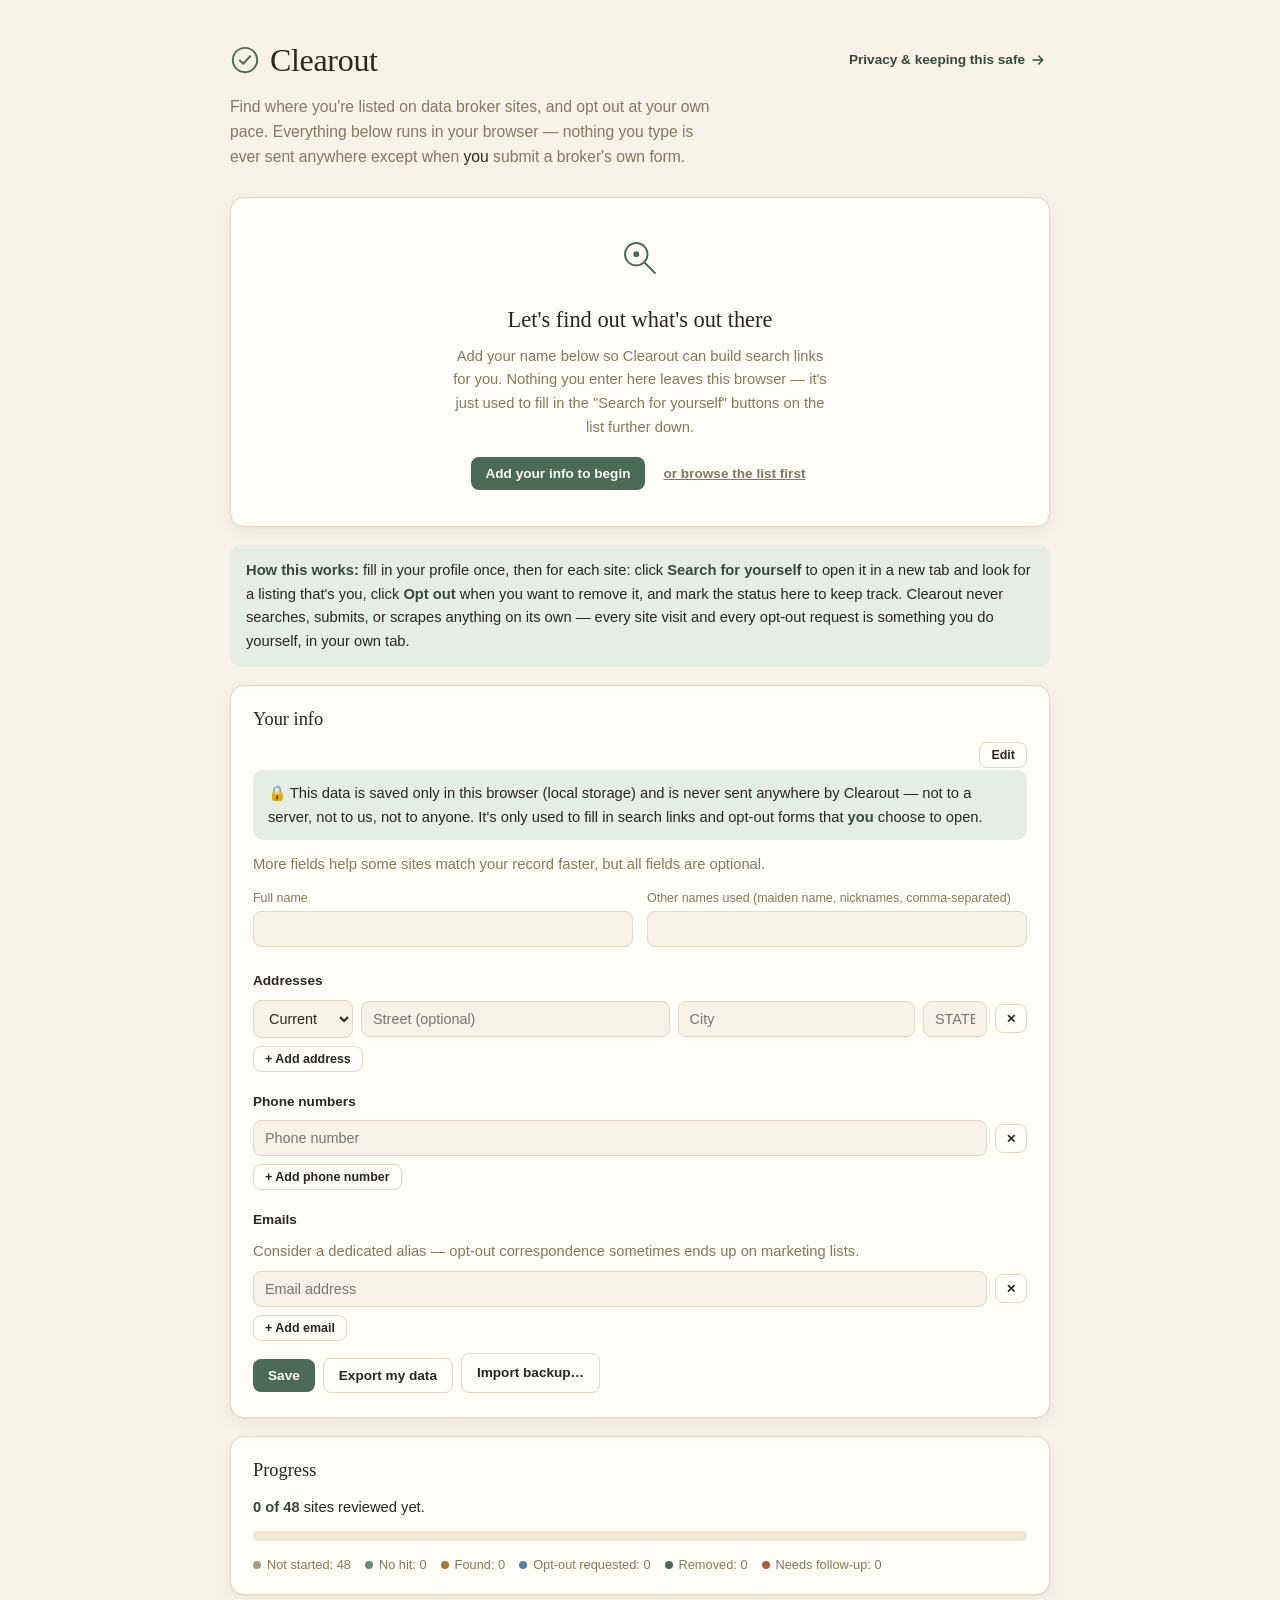
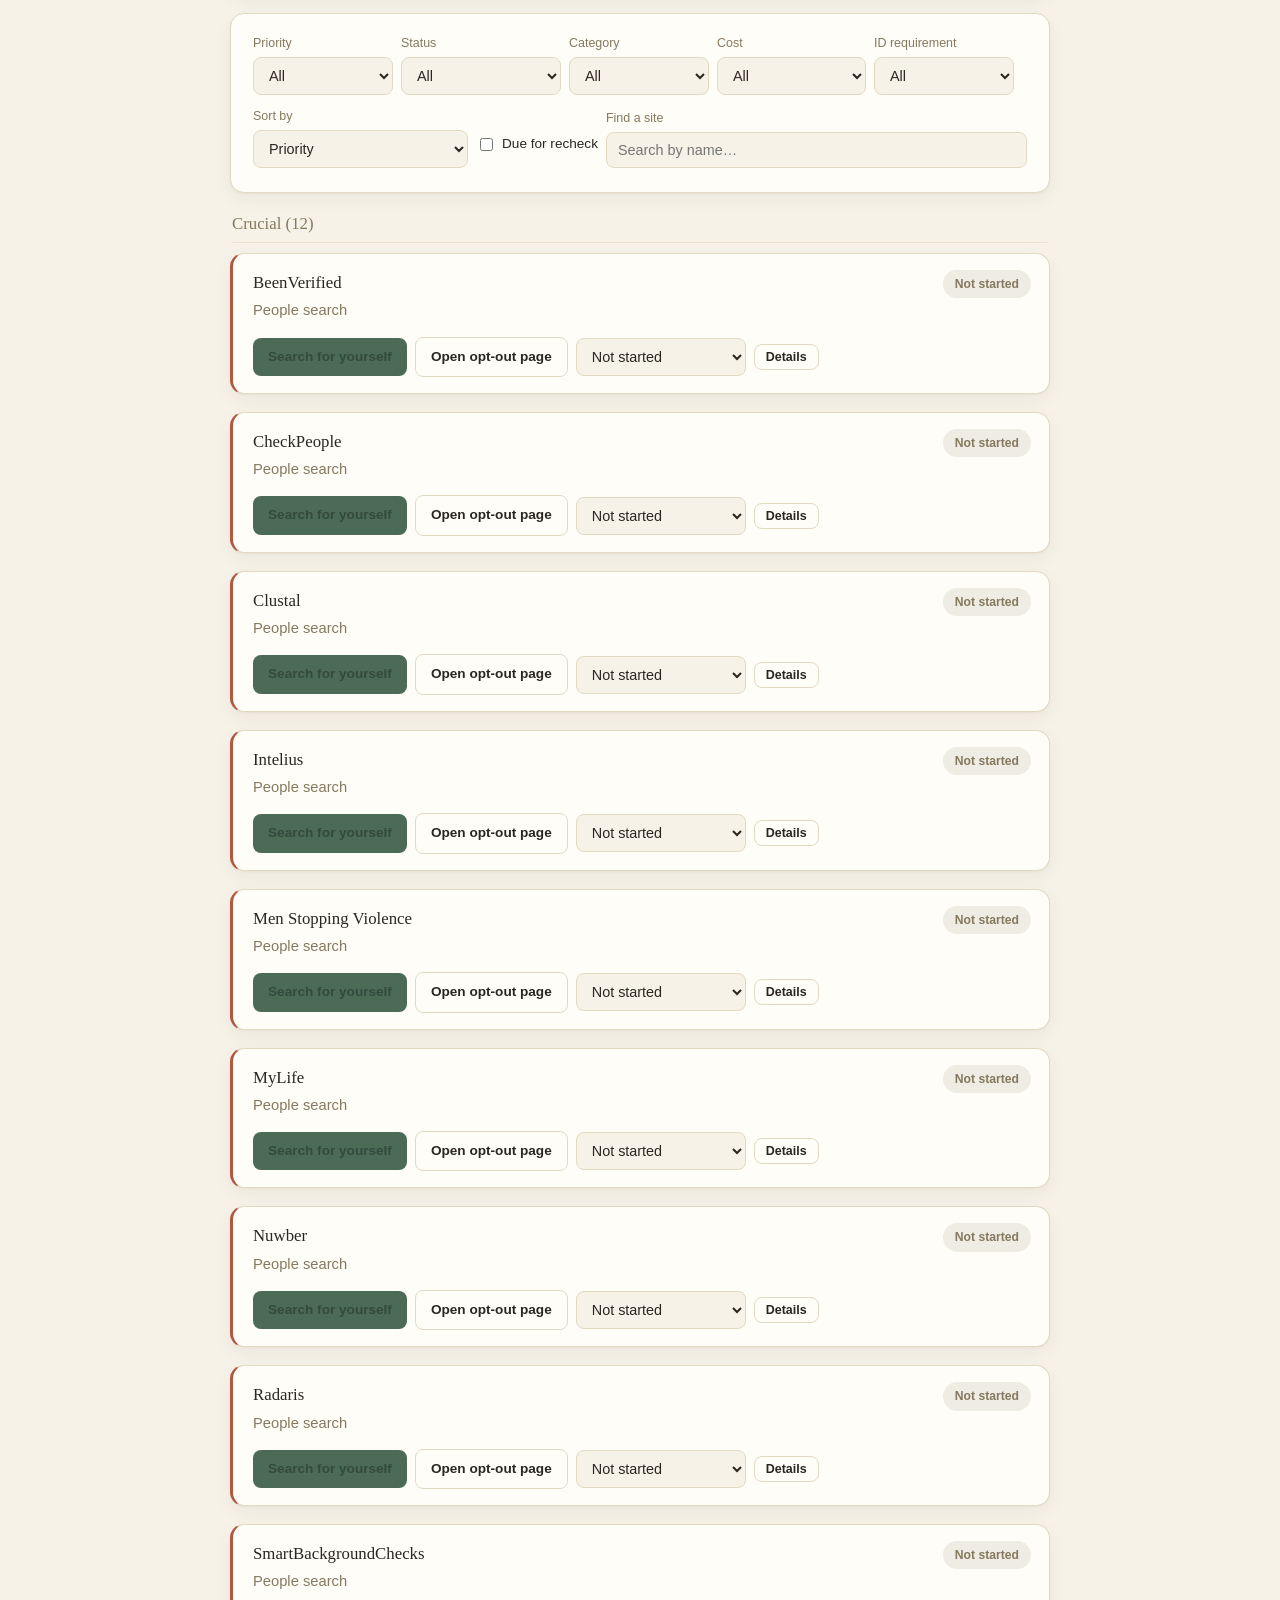
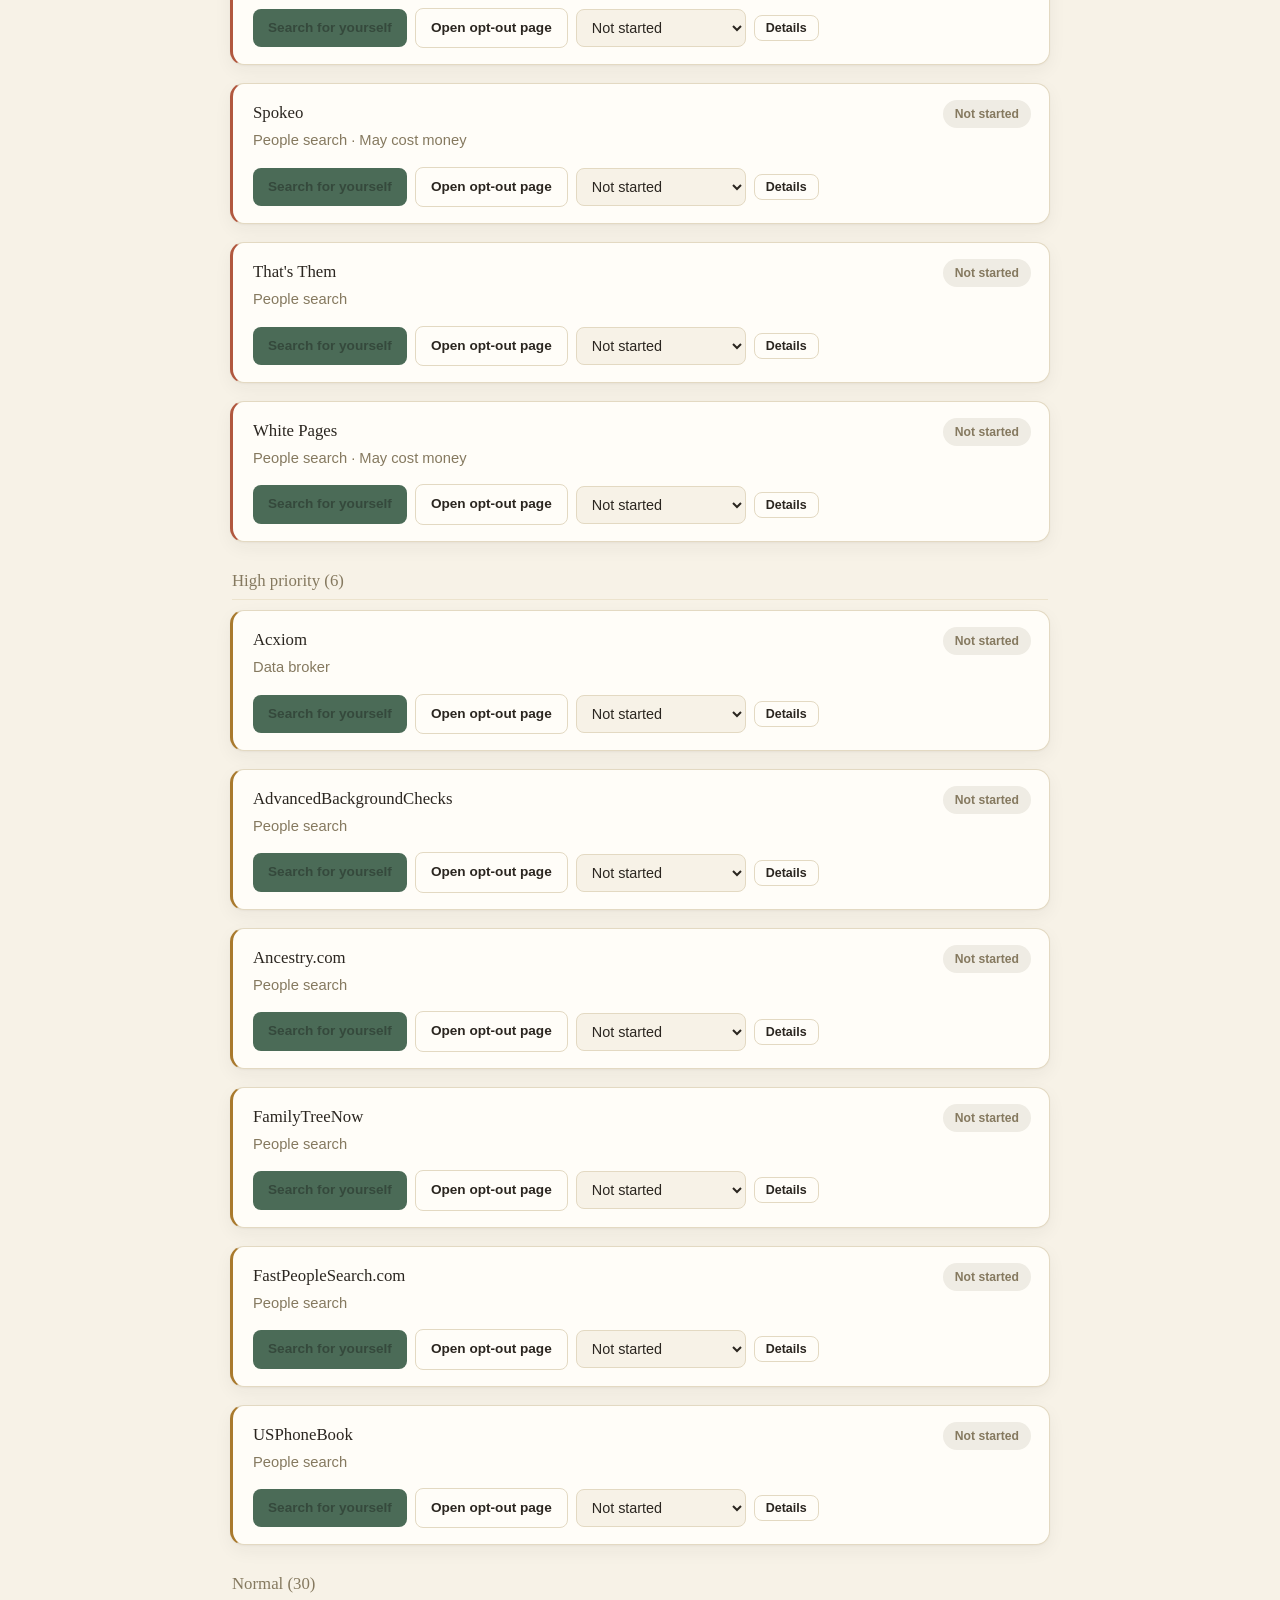
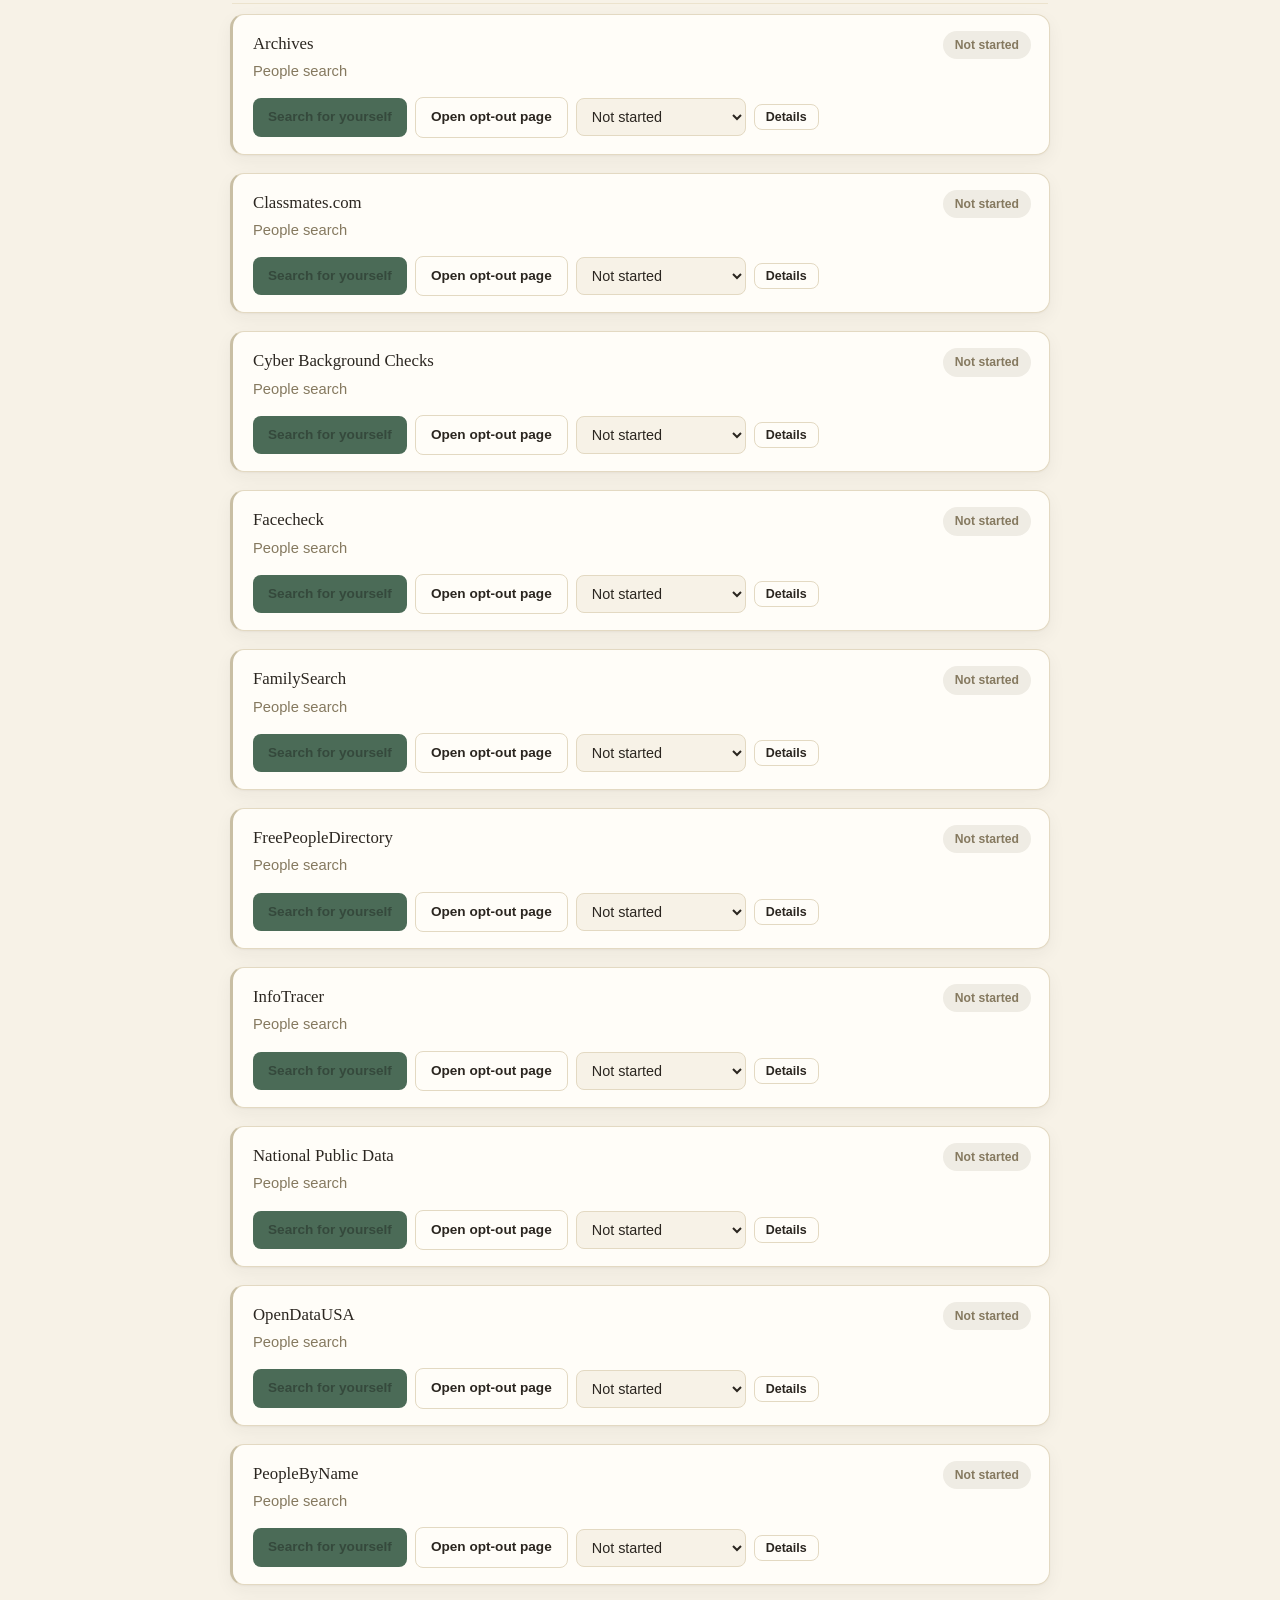
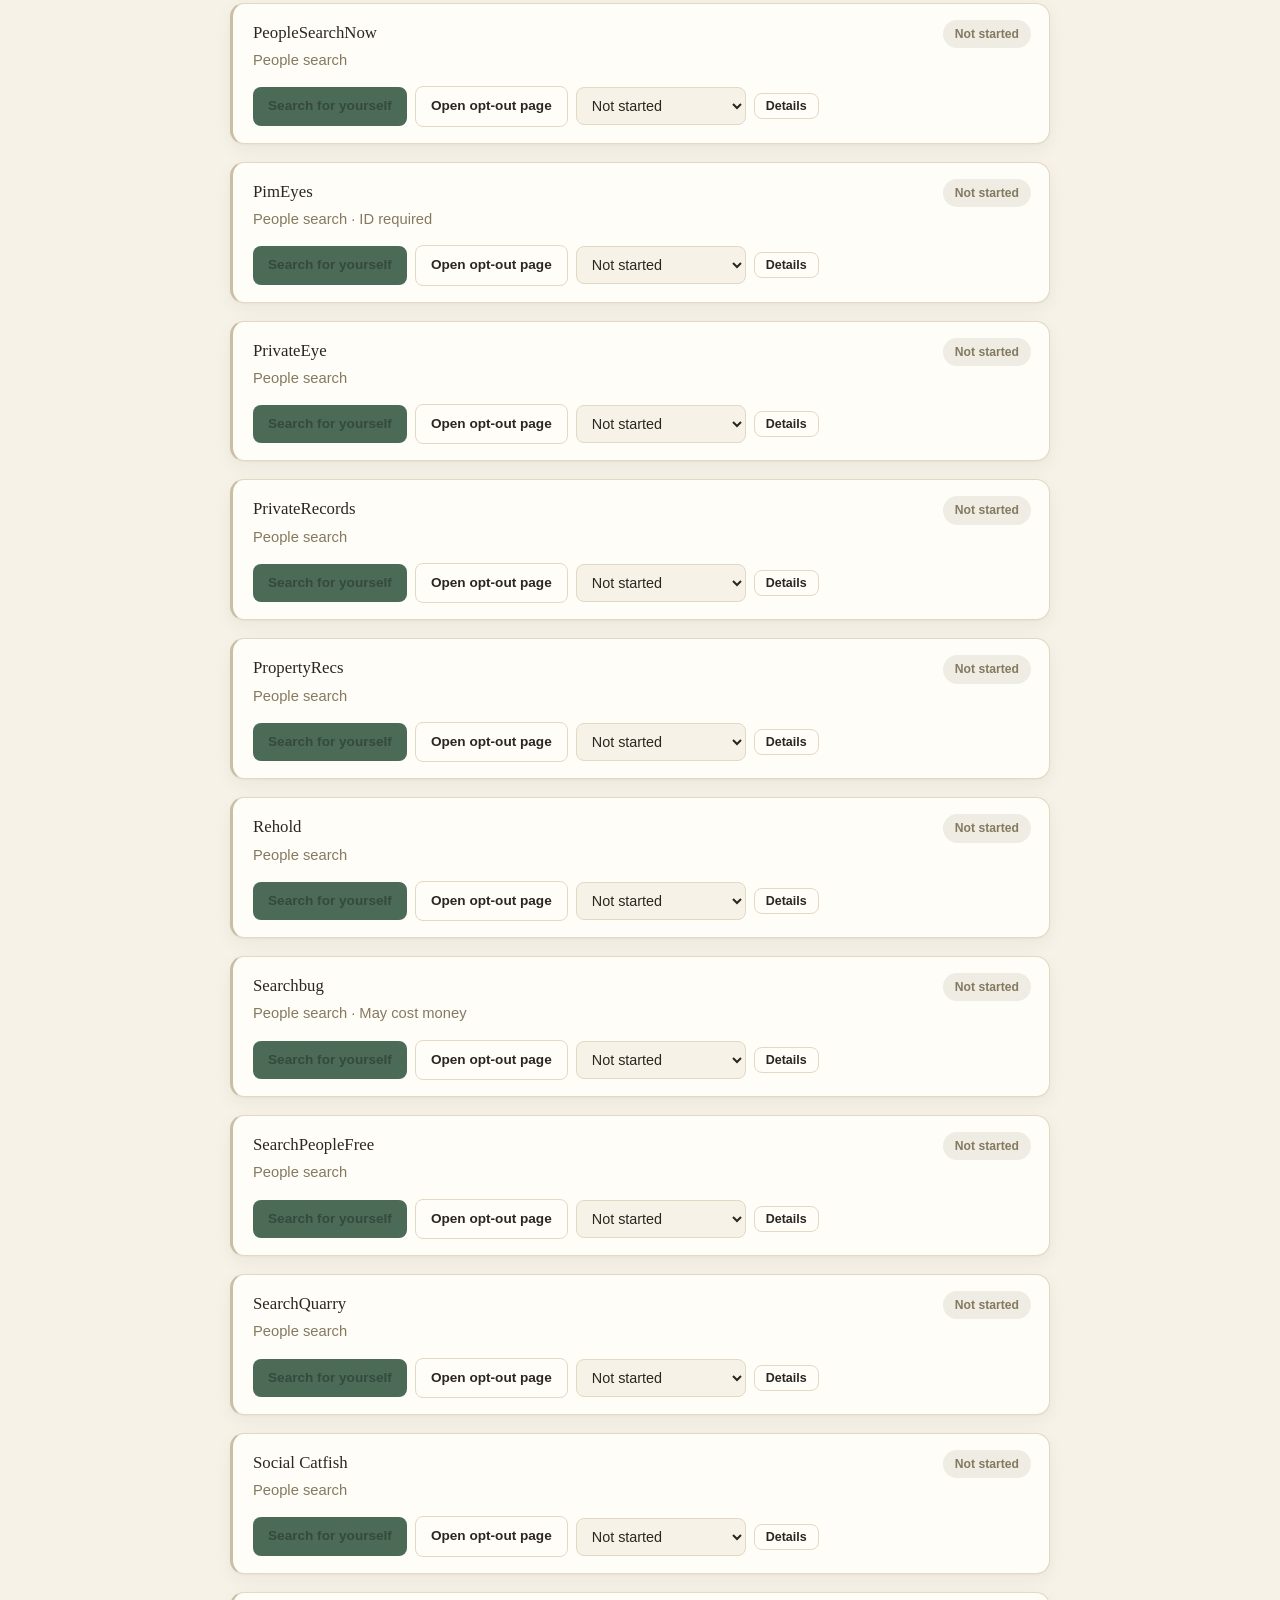
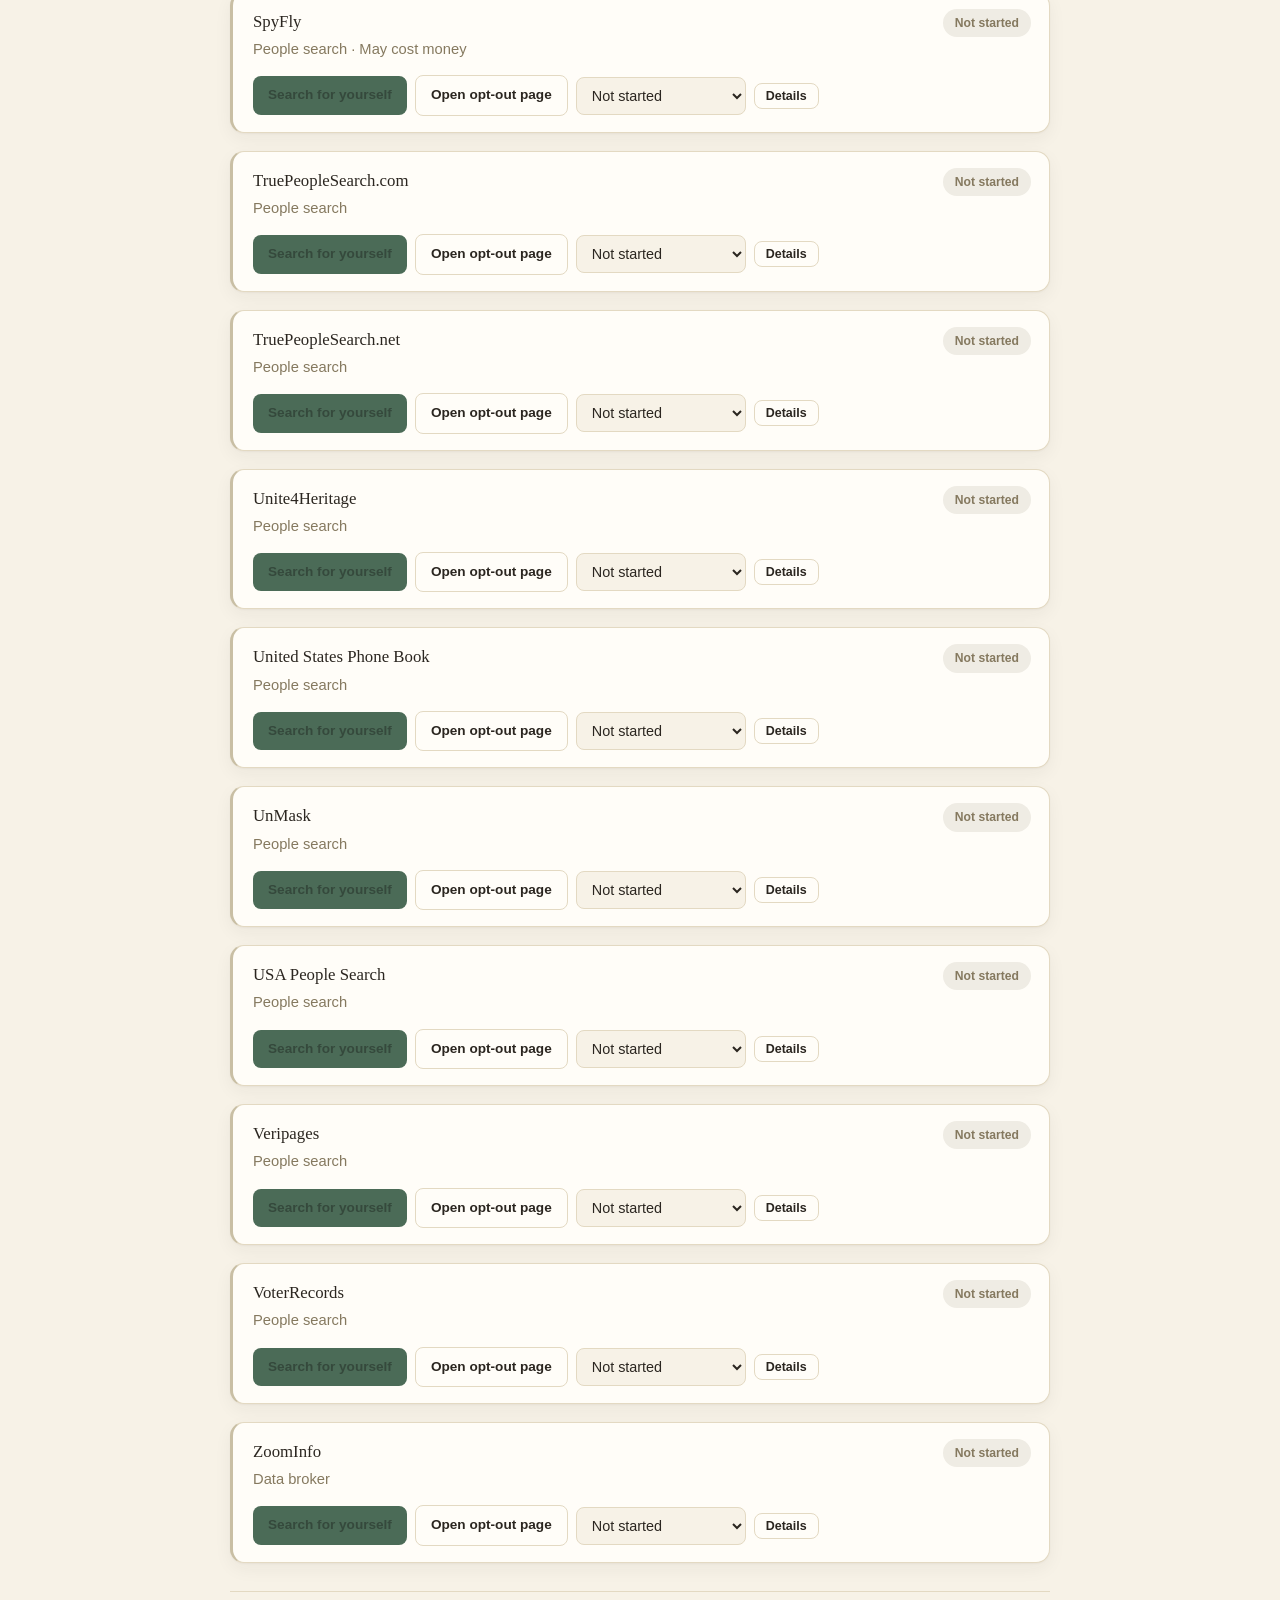
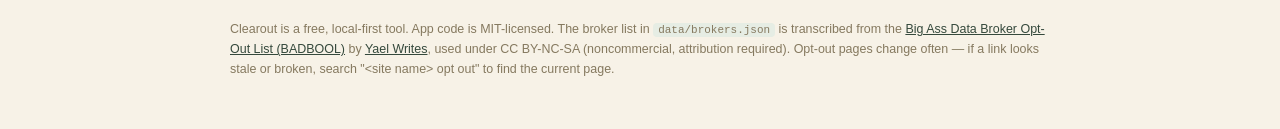
<file: index.html>
<!doctype html>
<html lang="en">
<head>
<meta charset="utf-8">
<meta name="viewport" content="width=device-width, initial-scale=1">
<title>Clearout — find and remove yourself from data broker sites</title>
<meta name="description" content="A free, local-first tool that helps you find your own listings on people-search sites and walks you through opting out. Nothing you enter ever leaves your device.">
<link rel="stylesheet" href="css/style.css">
</head>
<body>
<div class="wrap">

  <header class="page-header">
    <div class="header-top">
      <div class="brand">
        <svg class="brand-mark" viewBox="0 0 32 32" width="30" height="30" fill="none" aria-hidden="true">
          <circle cx="16" cy="16" r="13" stroke="currentColor" stroke-width="2"/>
          <path d="M10.5 16.5l3.5 3.5 7.5-8" stroke="currentColor" stroke-width="2" stroke-linecap="round" stroke-linejoin="round"/>
        </svg>
        <h1>Clearout</h1>
      </div>
      <a class="privacy-link" href="privacy.html">
        Privacy &amp; keeping this safe
        <svg class="privacy-link-arrow" viewBox="0 0 20 20" width="16" height="16" fill="none" aria-hidden="true">
          <path d="M4 10h12M11 5l5 5-5 5" stroke="currentColor" stroke-width="1.8" stroke-linecap="round" stroke-linejoin="round"/>
        </svg>
      </a>
    </div>
    <p class="subtitle">Find where you're listed on data broker sites, and opt out at your own pace. Everything below runs in your browser — nothing you type is ever sent anywhere except when <em>you</em> submit a broker's own form.</p>
  </header>

  <section class="panel welcome-panel" id="welcome-panel" hidden>
    <svg class="welcome-icon" viewBox="0 0 64 64" width="48" height="48" fill="none" aria-hidden="true">
      <circle cx="27" cy="27" r="15" stroke="currentColor" stroke-width="2.5"/>
      <path d="M38 38l14 14" stroke="currentColor" stroke-width="2.5" stroke-linecap="round"/>
      <circle cx="27" cy="27" r="4" fill="currentColor"/>
    </svg>
    <h2>Let's find out what's out there</h2>
    <p>Add your name below so Clearout can build search links for you. Nothing you enter here leaves this browser — it's just used to fill in the "Search for yourself" buttons on the list further down.</p>
    <div class="welcome-actions">
      <button type="button" id="welcome-start">Add your info to begin</button>
      <button type="button" class="link-btn" id="welcome-skip">or browse the list first</button>
    </div>
  </section>

  <p class="quiet-note">
    <strong>How this works:</strong> fill in your profile once, then for each site: click <em>Search for yourself</em> to open it
    in a new tab and look for a listing that's you, click <em>Opt out</em> when you want to remove it, and
    mark the status here to keep track. Clearout never searches, submits, or scrapes anything on its own — every
    site visit and every opt-out request is something you do yourself, in your own tab.
  </p>

  <section class="panel ca-callout" id="ca-callout" hidden>
    <div class="ca-callout-head">
      <svg class="ca-callout-icon" viewBox="0 0 24 24" width="22" height="22" fill="none" aria-hidden="true">
        <path d="M12 21s7-7.58 7-12A7 7 0 0 0 5 9c0 4.42 7 12 7 12z" stroke="currentColor" stroke-width="1.6" stroke-linejoin="round"/>
        <circle cx="12" cy="9" r="2.4" stroke="currentColor" stroke-width="1.6"/>
      </svg>
      <h2>You're in California — start here</h2>
    </div>
    <p>
      California's <strong>Delete Request and Opt-out Platform (DROP)</strong> lets you send one deletion request
      that reaches every data broker registered with the state at once — run directly by the California Privacy
      Protection Agency, and free. For most Californians, this is the single highest-leverage action on this page.
    </p>
    <div class="row">
      <a class="btn-link" href="https://consumer.drop.privacy.ca.gov" target="_blank" rel="noopener noreferrer">Open the CA DROP portal</a>
    </div>
    <p class="hint" style="margin:10px 0 0;">
      DROP only reaches brokers registered with California, so it's not a substitute for opting out of the
      highest-priority sites individually below — but it's the fastest way to cover the most ground in one step.
    </p>
  </section>

  <section class="panel" id="profile-panel">
    <div class="panel-head"><h2>Your info</h2></div>

    <div class="profile-summary" id="profile-summary" hidden>
      <span class="profile-summary-text" id="profile-summary-text"></span>
      <button type="button" class="small secondary" id="edit-profile">Edit</button>
    </div>

    <div id="profile-form-wrap">
      <p class="privacy-note">
        🔒 This data is saved only in this browser (local storage) and is never sent anywhere by
        Clearout — not to a server, not to us, not to anyone. It's only used to fill in search
        links and opt-out forms that <em>you</em> choose to open.
      </p>
      <p class="hint">More fields help some sites match your record faster, but all fields are optional.</p>
      <form id="profile-form">
        <div class="grid">
          <div class="field">
            <label for="full_name">Full name</label>
            <input id="full_name" name="full_name" autocomplete="name">
          </div>
          <div class="field">
            <label for="other_names">Other names used (maiden name, nicknames, comma-separated)</label>
            <input id="other_names" name="other_names">
          </div>
        </div>

        <div class="subsection">
          <label class="subsection-label">Addresses</label>
          <div id="addresses-list" class="repeat-list"></div>
          <button type="button" class="small secondary add-row-btn" id="add-address">+ Add address</button>
        </div>

        <div class="subsection">
          <label class="subsection-label">Phone numbers</label>
          <div id="phones-list" class="repeat-list"></div>
          <button type="button" class="small secondary add-row-btn" id="add-phone">+ Add phone number</button>
        </div>

        <div class="subsection">
          <label class="subsection-label">Emails</label>
          <p class="hint" style="margin:0 0 8px;">Consider a dedicated alias — opt-out correspondence sometimes ends up on marketing lists.</p>
          <div id="emails-list" class="repeat-list"></div>
          <button type="button" class="small secondary add-row-btn" id="add-email">+ Add email</button>
        </div>
      </form>
      <div class="row">
        <button id="save-profile" type="button">Save</button>
        <button id="export-data" type="button" class="secondary">Export my data</button>
        <label class="secondary file-label" for="import-data">Import backup…</label>
        <input id="import-data" type="file" accept="application/json" hidden>
        <span id="profile-saved-msg" class="saved-msg" hidden>Saved</span>
      </div>
    </div>
  </section>

  <template id="address-row-template">
    <div class="repeat-row address-row">
      <select class="address-type">
        <option value="current">Current</option>
        <option value="past">Past</option>
      </select>
      <input class="address-street" placeholder="Street (optional)" autocomplete="street-address">
      <input class="address-city" placeholder="City" autocomplete="address-level2">
      <input class="address-state" placeholder="State" maxlength="2" style="text-transform:uppercase" autocomplete="address-level1">
      <button type="button" class="small secondary remove-row-btn" aria-label="Remove address">✕</button>
    </div>
  </template>

  <template id="phone-row-template">
    <div class="repeat-row simple-row">
      <input class="phone-input" type="tel" placeholder="Phone number" autocomplete="tel">
      <button type="button" class="small secondary remove-row-btn" aria-label="Remove phone number">✕</button>
    </div>
  </template>

  <template id="email-row-template">
    <div class="repeat-row simple-row">
      <input class="email-input" type="email" placeholder="Email address" autocomplete="email">
      <button type="button" class="small secondary remove-row-btn" aria-label="Remove email">✕</button>
    </div>
  </template>

  <section class="panel" id="summary-panel">
    <h2>Progress</h2>
    <p class="progress-sentence" id="progress-sentence"></p>
    <div class="progress-bar" id="progress-bar"></div>
    <div class="progress-legend" id="progress-legend"></div>
  </section>

  <section class="panel all-clear-panel" id="all-clear-panel" hidden>
    <svg class="all-clear-icon" viewBox="0 0 64 64" width="52" height="52" fill="none" aria-hidden="true">
      <circle cx="32" cy="32" r="24" stroke="currentColor" stroke-width="2.5"/>
      <path d="M21 32l7 7 15-16" stroke="currentColor" stroke-width="2.5" stroke-linecap="round" stroke-linejoin="round"/>
      <path d="M8 14l3 3M56 14l-3 3M8 50l3-3M56 50l-3-3" stroke="currentColor" stroke-width="2" stroke-linecap="round"/>
    </svg>
    <h2>You're all clear</h2>
    <p id="all-clear-text"></p>
  </section>

  <section class="panel" id="controls-panel">
    <div class="row controls-row">
      <div class="field">
        <label for="filter-priority">Priority</label>
        <select id="filter-priority">
          <option value="">All</option>
          <option value="crucial">Crucial</option>
          <option value="high">High</option>
          <option value="normal">Normal</option>
        </select>
      </div>
      <div class="field">
        <label for="filter-status">Status</label>
        <select id="filter-status">
          <option value="">All</option>
          <option value="not_started">Not started</option>
          <option value="no_hit">No hit</option>
          <option value="found">Found</option>
          <option value="opt_out_requested">Opt-out requested</option>
          <option value="removed">Removed</option>
          <option value="needs_followup">Needs follow-up</option>
        </select>
      </div>
      <div class="field">
        <label for="filter-category">Category</label>
        <select id="filter-category">
          <option value="">All</option>
          <option value="public_people_search">People search</option>
          <option value="non_public_broker">Data broker</option>
          <option value="search_engine">Search engine</option>
          <option value="other">Other</option>
        </select>
      </div>
      <div class="field">
        <label for="filter-cost">Cost</label>
        <select id="filter-cost">
          <option value="">All</option>
          <option value="free">Free only</option>
          <option value="paid">May cost money</option>
        </select>
      </div>
      <div class="field">
        <label for="filter-requires-id">ID requirement</label>
        <select id="filter-requires-id">
          <option value="">All</option>
          <option value="no">No ID required</option>
          <option value="yes">ID required</option>
        </select>
      </div>
      <div class="field">
        <label for="sort-by">Sort by</label>
        <select id="sort-by">
          <option value="priority">Priority</option>
          <option value="name">Name (A–Z)</option>
          <option value="category">Category</option>
          <option value="cost">Cost (free first)</option>
          <option value="requires_id">ID requirement (no ID first)</option>
        </select>
      </div>
      <div class="field checkbox-field">
        <label class="checkbox-label"><input type="checkbox" id="filter-due"> Due for recheck</label>
      </div>
      <div class="field grow">
        <label for="search-box">Find a site</label>
        <input id="search-box" type="search" placeholder="Search by name…">
      </div>
    </div>
  </section>

  <section id="broker-list" aria-live="polite"></section>

  <template id="broker-card-template">
    <article class="panel broker-card">
      <div class="broker-head">
        <div class="broker-title">
          <h3 class="broker-name"></h3>
          <span class="badge due-badge" hidden>Due for recheck</span>
        </div>
        <span class="pill status-pill"></span>
      </div>
      <p class="broker-meta"></p>
      <div class="row broker-actions">
        <a class="btn-link search-link" target="_blank" rel="noopener noreferrer">Search for yourself</a>
        <a class="btn-link secondary optout-link" target="_blank" rel="noopener noreferrer">Open opt-out page</a>
        <select class="status-select"></select>
        <button type="button" class="small secondary details-toggle" aria-expanded="false">Details</button>
      </div>
      <div class="broker-details" hidden>
        <div class="detail-row"><span class="detail-label">Opt-out method:</span> <span class="method-value"></span></div>
        <p class="broker-notes"></p>
        <div class="detail-row recheck-row">
          <span class="detail-label">Recheck every</span>
          <input type="number" class="recheck-days-input" min="1" step="1">
          <span>days after marked Removed.</span>
          <span class="recheck-status"></span>
        </div>
        <label class="notes-label">Your notes (listing URL, dates, anything worth remembering)</label>
        <textarea class="notes-input" rows="2"></textarea>
      </div>
    </article>
  </template>

  <footer class="page-footer">
    <p>
      Clearout is a free, local-first tool. App code is MIT-licensed. The broker list in
      <code>data/brokers.json</code> is transcribed from the
      <a href="https://github.com/yaelwrites/Big-Ass-Data-Broker-Opt-Out-List" target="_blank" rel="noopener noreferrer">Big Ass Data Broker Opt-Out List (BADBOOL)</a>
      by <a href="https://yaelwrites.com/" target="_blank" rel="noopener noreferrer">Yael Writes</a>, used under
      CC BY-NC-SA (noncommercial, attribution required). Opt-out pages change often — if a link looks stale or
      broken, search "&lt;site name&gt; opt out" to find the current page.
    </p>
  </footer>

</div>
<script src="js/app.js"></script>
</body>
</html>
</file>
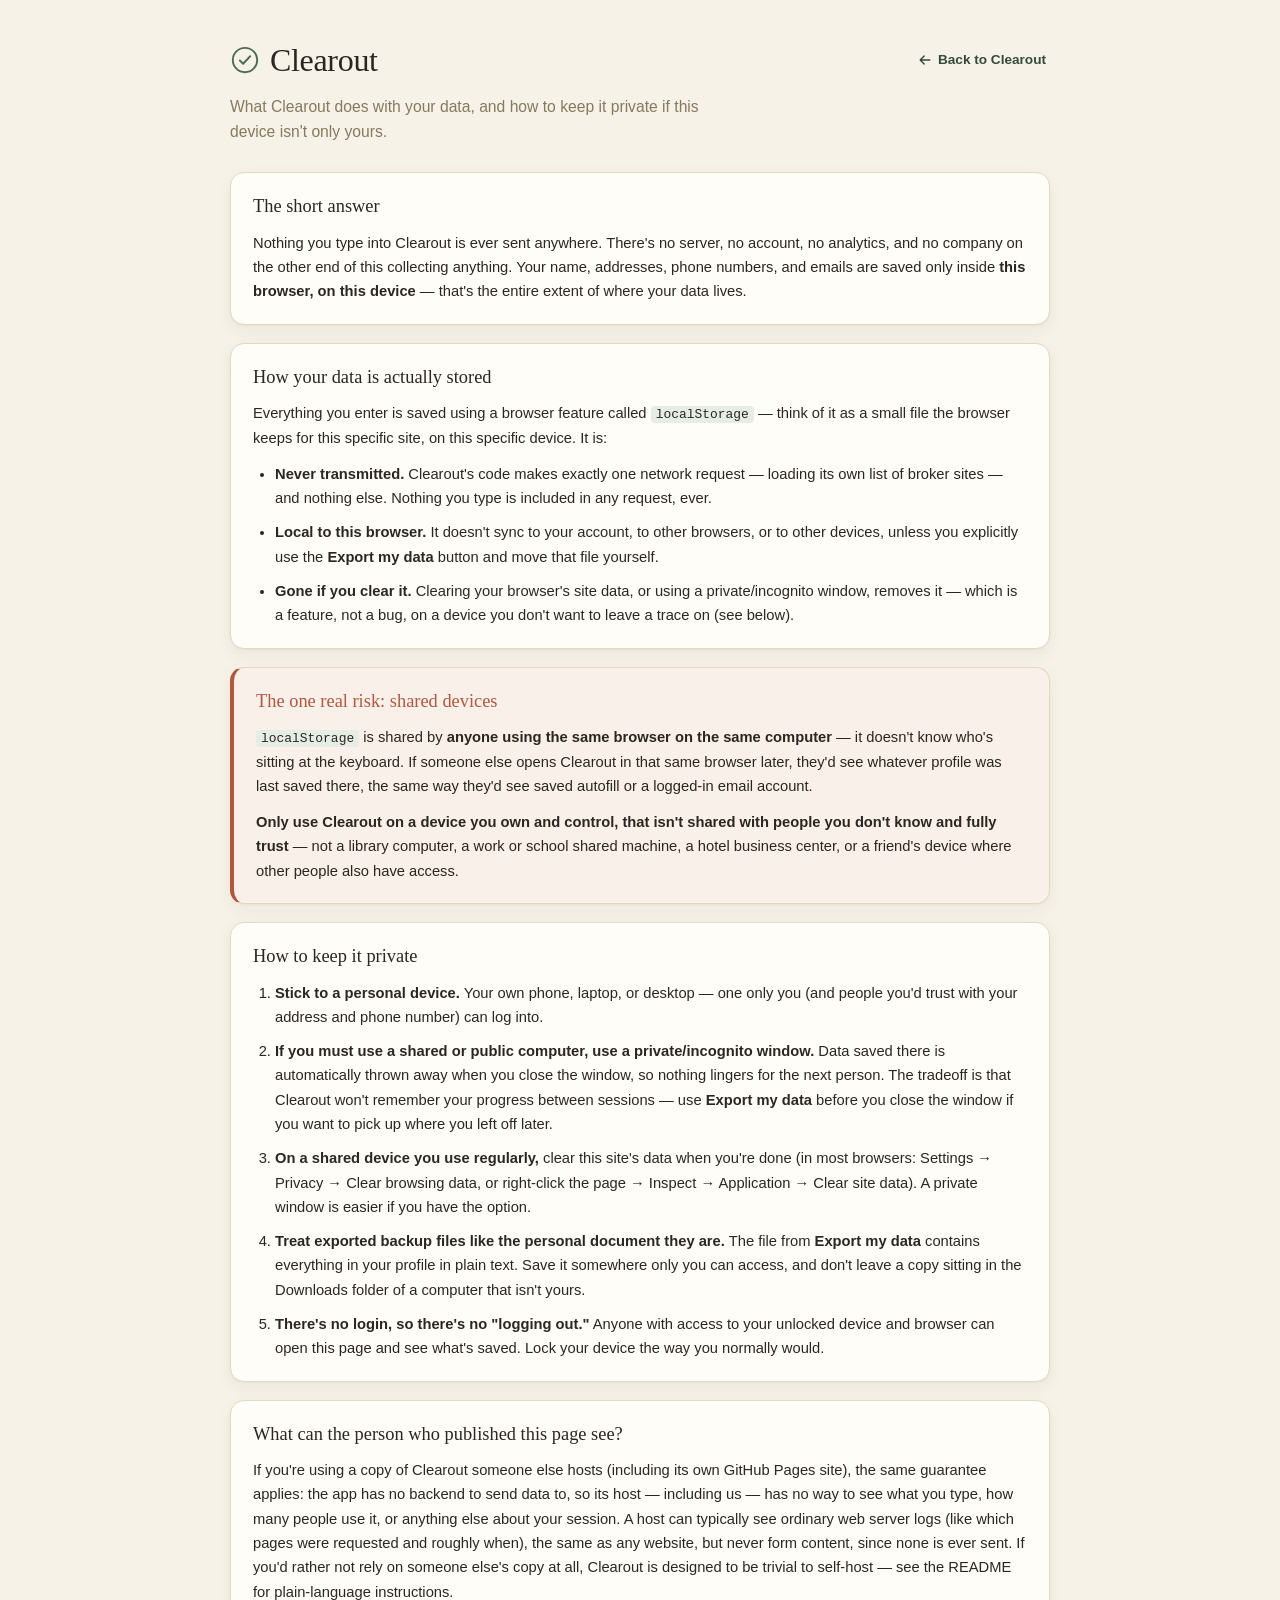
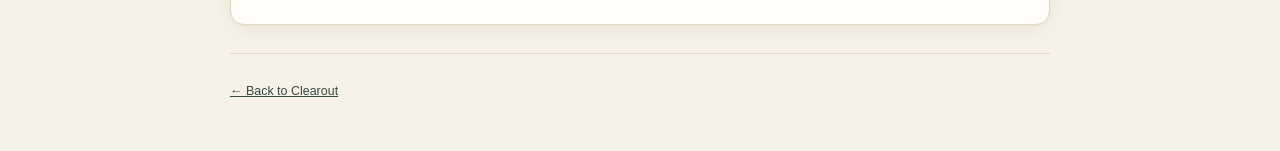
<file: privacy.html>
<!doctype html>
<html lang="en">
<head>
<meta charset="utf-8">
<meta name="viewport" content="width=device-width, initial-scale=1">
<title>Privacy — Clearout</title>
<meta name="description" content="How Clearout stores your data, what it never does, and how to keep your info private if you use it on a device other people can access.">
<link rel="stylesheet" href="css/style.css">
</head>
<body>
<div class="wrap">

  <header class="page-header">
    <div class="header-top">
      <a class="brand" href="index.html" style="text-decoration:none;">
        <svg class="brand-mark" viewBox="0 0 32 32" width="30" height="30" fill="none" aria-hidden="true">
          <circle cx="16" cy="16" r="13" stroke="currentColor" stroke-width="2"/>
          <path d="M10.5 16.5l3.5 3.5 7.5-8" stroke="currentColor" stroke-width="2" stroke-linecap="round" stroke-linejoin="round"/>
        </svg>
        <h1>Clearout</h1>
      </a>
      <a class="privacy-link" href="index.html">
        <svg class="privacy-link-arrow" viewBox="0 0 20 20" width="16" height="16" fill="none" aria-hidden="true" style="transform:rotate(180deg);">
          <path d="M4 10h12M11 5l5 5-5 5" stroke="currentColor" stroke-width="1.8" stroke-linecap="round" stroke-linejoin="round"/>
        </svg>
        Back to Clearout
      </a>
    </div>
    <p class="subtitle">What Clearout does with your data, and how to keep it private if this device isn't only yours.</p>
  </header>

  <section class="panel">
    <h2>The short answer</h2>
    <p>
      Nothing you type into Clearout is ever sent anywhere. There's no server, no account, no
      analytics, and no company on the other end of this collecting anything. Your name,
      addresses, phone numbers, and emails are saved only inside <strong>this browser, on this
      device</strong> — that's the entire extent of where your data lives.
    </p>
  </section>

  <section class="panel">
    <h2>How your data is actually stored</h2>
    <p>
      Everything you enter is saved using a browser feature called <code>localStorage</code> —
      think of it as a small file the browser keeps for this specific site, on this specific
      device. It is:
    </p>
    <ul>
      <li><strong>Never transmitted.</strong> Clearout's code makes exactly one network request —
        loading its own list of broker sites — and nothing else. Nothing you type is included in
        any request, ever.</li>
      <li><strong>Local to this browser.</strong> It doesn't sync to your account, to other
        browsers, or to other devices, unless you explicitly use the <strong>Export my data</strong>
        button and move that file yourself.</li>
      <li><strong>Gone if you clear it.</strong> Clearing your browser's site data, or using a
        private/incognito window, removes it — which is a feature, not a bug, on a device you
        don't want to leave a trace on (see below).</li>
    </ul>
  </section>

  <section class="panel caution-note">
    <h2>The one real risk: shared devices</h2>
    <p>
      <code>localStorage</code> is shared by <strong>anyone using the same browser on the same
      computer</strong> — it doesn't know who's sitting at the keyboard. If someone else opens
      Clearout in that same browser later, they'd see whatever profile was last saved there, the
      same way they'd see saved autofill or a logged-in email account.
    </p>
    <p style="margin-bottom:0;">
      <strong>Only use Clearout on a device you own and control, that isn't shared with people you
      don't know and fully trust</strong> — not a library computer, a work or school shared
      machine, a hotel business center, or a friend's device where other people also have access.
    </p>
  </section>

  <section class="panel">
    <h2>How to keep it private</h2>
    <ol>
      <li><strong>Stick to a personal device.</strong> Your own phone, laptop, or desktop — one
        only you (and people you'd trust with your address and phone number) can log into.</li>
      <li><strong>If you must use a shared or public computer, use a private/incognito window.</strong>
        Data saved there is automatically thrown away when you close the window, so nothing lingers
        for the next person. The tradeoff is that Clearout won't remember your progress between
        sessions — use <strong>Export my data</strong> before you close the window if you want to
        pick up where you left off later.</li>
      <li><strong>On a shared device you use regularly,</strong> clear this site's data when
        you're done (in most browsers: Settings → Privacy → Clear browsing data, or right-click
        the page → Inspect → Application → Clear site data). A private window is easier if you
        have the option.</li>
      <li><strong>Treat exported backup files like the personal document they are.</strong> The
        file from <strong>Export my data</strong> contains everything in your profile in plain
        text. Save it somewhere only you can access, and don't leave a copy sitting in the
        Downloads folder of a computer that isn't yours.</li>
      <li><strong>There's no login, so there's no "logging out."</strong> Anyone with access to
        your unlocked device and browser can open this page and see what's saved. Lock your device
        the way you normally would.</li>
    </ol>
  </section>

  <section class="panel">
    <h2>What can the person who published this page see?</h2>
    <p>
      If you're using a copy of Clearout someone else hosts (including its own GitHub Pages site),
      the same guarantee applies: the app has no backend to send data to, so its host — including
      us — has no way to see what you type, how many people use it, or anything else about your
      session. A host can typically see ordinary web server logs (like which pages were requested
      and roughly when), the same as any website, but never form content, since none is ever sent.
      If you'd rather not rely on someone else's copy at all, Clearout is designed to be trivial to
      self-host — see the README for plain-language instructions.
    </p>
  </section>

  <footer class="page-footer">
    <p>
      <a href="index.html">← Back to Clearout</a>
    </p>
  </footer>

</div>
</body>
</html>
</file>
<file: css/style.css>
:root {
  /* Warm, paper-like neutrals instead of clinical white/gray */
  --bg: #f7f2e7;
  --bg-alt: #efe7d5;
  --surface: #fffdf8;
  --border: #e3d9c2;
  --border-soft: #ece3cd;
  --text: #2b2620;
  --muted: #85795f;

  /* One confident accent — moss green, not SaaS blue */
  --accent: #4b6b57;
  --accent-deep: #35493c;
  --accent-text: #fbfaf3;
  --accent-soft: #e6ede4;

  /* Warm amber for "in progress", clay for "needs attention" — never alarm red */
  --warn: #a97a2e;
  --danger: #b1583f;

  --status-not_started: #a79c88;
  --status-no_hit: #5f8f78;
  --status-found: #a97a2e;
  --status-opt_out_requested: #5a7fa0;
  --status-removed: #4b6b57;
  --status-needs_followup: #b1583f;

  --priority-crucial: #b1583f;
  --priority-high: #a97a2e;
  --priority-normal: #c9bfa4;

  --font-heading: Georgia, "Iowan Old Style", "Palatino Linotype", "Book Antiqua", serif;
  --font-body: -apple-system, "Segoe UI", Roboto, Helvetica, Arial, sans-serif;

  --radius: 14px;
  --shadow-soft: 0 1px 2px rgba(43, 38, 32, 0.04), 0 6px 18px rgba(43, 38, 32, 0.05);
}

@media (prefers-color-scheme: dark) {
  :root {
    --bg: #1a1712;
    --bg-alt: #221e17;
    --surface: #221e17;
    --border: #3a3527;
    --border-soft: #322d21;
    --text: #ece4d2;
    --muted: #ab9d7c;

    --accent: #82ad95;
    --accent-deep: #a9cbb5;
    --accent-text: #10160f;
    --accent-soft: #263229;

    --warn: #d9ac5e;
    --danger: #d98868;

    --status-not_started: #948970;
    --status-no_hit: #82ad95;
    --status-found: #d9ac5e;
    --status-opt_out_requested: #86aacb;
    --status-removed: #82ad95;
    --status-needs_followup: #d98868;

    --priority-crucial: #d98868;
    --priority-high: #d9ac5e;
    --priority-normal: #6b6350;

    --shadow-soft: 0 1px 2px rgba(0, 0, 0, 0.2), 0 6px 18px rgba(0, 0, 0, 0.25);
  }
}

* { box-sizing: border-box; }

body {
  margin: 0;
  background: var(--bg);
  color: var(--text);
  font-family: var(--font-body);
  padding-block: 36px;
  line-height: 1.5;
}

.wrap { max-width: 860px; margin: 0 auto; padding-inline: 20px; }

h1, h2, h3 { font-family: var(--font-heading); font-weight: 400; }

/* ---------- Header ---------- */

.page-header { margin-bottom: 28px; }

.header-top {
  display: flex;
  align-items: center;
  justify-content: space-between;
  gap: 14px;
  flex-wrap: wrap;
}

.brand { display: flex; align-items: center; gap: 10px; }
.brand-mark { color: var(--accent); flex: none; }
.brand h1 { font-size: 2rem; margin: 0; letter-spacing: -0.01em; color: var(--text); }

.privacy-link {
  display: inline-flex;
  align-items: center;
  gap: 5px;
  font-size: 0.85rem;
  font-weight: 600;
  color: var(--accent-deep);
  text-decoration: none;
  white-space: nowrap;
  padding: 6px 4px;
}
.privacy-link:hover { text-decoration: underline; }
.privacy-link-arrow { flex: none; transition: transform 0.15s ease; }
.privacy-link:hover .privacy-link-arrow { transform: translateX(3px); }

.subtitle {
  color: var(--muted);
  font-size: 0.98rem;
  margin: 10px 0 0;
  max-width: 56ch;
  line-height: 1.6;
}
.subtitle em { color: var(--text); font-style: normal; }

/* ---------- Generic panel ---------- */

.panel {
  background: var(--surface);
  border: 1px solid var(--border);
  border-radius: var(--radius);
  padding: 20px 22px;
  margin-bottom: 18px;
  box-shadow: var(--shadow-soft);
}

.panel h2 { font-size: 1.15rem; margin: 0 0 10px; color: var(--text); }
.panel p { line-height: 1.65; font-size: 0.92rem; margin: 0 0 12px; }
.panel p:last-child { margin-bottom: 0; }
.panel ul, .panel ol { margin: 0; padding-left: 22px; line-height: 1.65; font-size: 0.92rem; }
.panel li { margin-bottom: 10px; }
.panel li:last-child { margin-bottom: 0; }
.panel a { color: var(--accent-deep); }

code {
  background: var(--accent-soft);
  padding: 1px 5px;
  border-radius: 4px;
  font-size: 0.88em;
}

/* A caution callout — clay-toned, same family as .ca-callout but for "pay attention" rather than "here's an opportunity" */
.caution-note {
  border-left: 4px solid var(--danger);
  background: color-mix(in srgb, var(--danger) 8%, var(--surface));
}
.caution-note h2 { color: var(--danger); }

/* A quieter note block — not a full bordered panel, just a warm aside */
.quiet-note {
  background: var(--accent-soft);
  border-radius: 10px;
  padding: 14px 16px;
  font-size: 0.92rem;
  color: var(--text);
  margin-bottom: 18px;
  line-height: 1.6;
}
.quiet-note strong { color: var(--accent-deep); font-weight: 600; }
.quiet-note em { color: var(--accent-deep); font-style: normal; font-weight: 600; }

.hint { color: var(--muted); font-size: 0.83rem; margin: 0 0 14px; }

.privacy-note {
  background: var(--accent-soft);
  color: var(--text);
  border-radius: 10px;
  padding: 11px 15px;
  font-size: 0.87rem;
  margin: 0 0 14px;
  line-height: 1.55;
}
.privacy-note em { color: var(--accent-deep); font-style: normal; font-weight: 600; }

/* ---------- Welcome (first-run) state ---------- */

.welcome-panel {
  text-align: center;
  padding: 36px 24px;
}
.welcome-icon { color: var(--accent); margin-bottom: 10px; }
.welcome-panel h2 { font-size: 1.4rem; margin: 4px 0 8px; }
.welcome-panel p {
  color: var(--muted);
  max-width: 46ch;
  margin: 0 auto 18px;
  line-height: 1.6;
}
.welcome-actions { display: flex; gap: 14px; align-items: center; justify-content: center; flex-wrap: wrap; }
.welcome-actions .link-btn {
  background: none;
  border: none;
  color: var(--muted);
  text-decoration: underline;
  font-size: 0.85rem;
  padding: 8px 4px;
  cursor: pointer;
}
.welcome-actions .link-btn:hover { color: var(--text); }

/* ---------- All-clear (completed) state ---------- */

.all-clear-panel {
  text-align: center;
  padding: 30px 24px;
  border-color: var(--accent);
  background: var(--accent-soft);
}
.all-clear-icon { color: var(--accent-deep); margin-bottom: 8px; }
.all-clear-panel h2 { font-size: 1.3rem; margin: 4px 0 8px; color: var(--accent-deep); }
.all-clear-panel p { color: var(--text); max-width: 50ch; margin: 0 auto; line-height: 1.6; font-size: 0.92rem; }

/* ---------- California DROP callout ---------- */

.ca-callout {
  border-left: 4px solid var(--accent);
  background: var(--accent-soft);
}
.ca-callout-head { display: flex; align-items: center; gap: 8px; margin-bottom: 8px; }
.ca-callout-icon { color: var(--accent-deep); flex: none; }
.ca-callout h2 { margin: 0; font-size: 1.1rem; color: var(--accent-deep); }
.ca-callout p { margin: 0 0 4px; line-height: 1.6; font-size: 0.92rem; }
.ca-callout strong { color: var(--accent-deep); }

/* ---------- Profile ---------- */

.panel-head { display: flex; align-items: baseline; justify-content: space-between; gap: 10px; margin-bottom: 4px; }
.panel-head h2 { margin: 0; }

.profile-summary {
  display: flex;
  align-items: center;
  justify-content: space-between;
  gap: 12px;
  flex-wrap: wrap;
  padding: 4px 0 2px;
}
.profile-summary-text { font-size: 0.94rem; color: var(--text); }
.profile-summary-text .muted-part { color: var(--muted); }

.grid { display: grid; grid-template-columns: 1fr 1fr; gap: 10px 14px; }
.grid .span-2 { grid-column: 1 / -1; }
@media (max-width: 560px) { .grid { grid-template-columns: 1fr; } }

.subsection { margin-top: 20px; }
.subsection-label {
  display: block;
  font-size: 0.85rem;
  font-weight: 600;
  color: var(--text);
  margin-bottom: 8px;
}

.repeat-list { display: flex; flex-direction: column; gap: 8px; margin-bottom: 8px; }
.repeat-row { display: flex; gap: 8px; align-items: center; }
.repeat-row .remove-row-btn { flex: none; padding: 6px 10px; }

.address-row .address-type { flex: 0 0 100px; }
.address-row .address-street { flex: 2; }
.address-row .address-city { flex: 1.5; }
.address-row .address-state { flex: 0 0 64px; text-align: center; }
@media (max-width: 640px) {
  .address-row { flex-wrap: wrap; }
  .address-row .address-type,
  .address-row .address-street,
  .address-row .address-city,
  .address-row .address-state { flex: 1 1 45%; }
}

.simple-row .phone-input, .simple-row .email-input { flex: 1; }

.add-row-btn { margin-top: 0; }

/* ---------- Form controls ---------- */

label { display: block; font-size: 0.78rem; color: var(--muted); margin-bottom: 4px; }

input, select, textarea {
  width: 100%;
  padding: 9px 11px;
  border-radius: 8px;
  border: 1px solid var(--border);
  background: var(--bg);
  color: var(--text);
  font-size: 0.9rem;
  font-family: inherit;
}
input:focus, select:focus, textarea:focus {
  outline: 2px solid var(--accent);
  outline-offset: 1px;
}

.field { margin-bottom: 4px; }

button, .btn-link {
  cursor: pointer;
  border: none;
  border-radius: 8px;
  padding: 9px 15px;
  font-size: 0.85rem;
  font-weight: 600;
  background: var(--accent);
  color: var(--accent-text);
  text-decoration: none;
  display: inline-flex;
  align-items: center;
  justify-content: center;
  white-space: nowrap;
  transition: background-color 0.15s ease;
}
button:hover, .btn-link:hover { background: var(--accent-deep); }
button.secondary, .btn-link.secondary, .file-label {
  background: transparent;
  color: var(--text);
  border: 1px solid var(--border);
}
button.secondary:hover, .btn-link.secondary:hover, .file-label:hover { background: var(--bg-alt); }
button.small { padding: 5px 11px; font-size: 0.78rem; }

.row { display: flex; gap: 8px; align-items: center; flex-wrap: wrap; margin-top: 12px; }
.controls-row { margin-top: 0; align-items: flex-end; }
.controls-row .field { min-width: 140px; }
.controls-row .grow { flex: 1; min-width: 180px; }
.controls-row .checkbox-field { min-width: auto; }
.checkbox-label {
  display: flex;
  align-items: center;
  gap: 6px;
  font-size: 0.85rem;
  color: var(--text);
  white-space: nowrap;
  padding-bottom: 9px;
}
.checkbox-label input[type="checkbox"] { width: auto; accent-color: var(--accent); }

.file-label { cursor: pointer; padding: 9px 15px; border-radius: 8px; font-size: 0.85rem; font-weight: 600; }

.saved-msg { color: var(--accent-deep); font-size: 0.82rem; font-weight: 600; }

/* ---------- Progress ---------- */

.progress-sentence { font-size: 0.95rem; margin: 0 0 12px; color: var(--text); }
.progress-sentence strong { color: var(--accent-deep); }

.progress-bar {
  display: flex;
  height: 10px;
  border-radius: 999px;
  overflow: hidden;
  background: var(--bg-alt);
  margin-bottom: 14px;
}
.progress-segment { height: 100%; }
.progress-segment[data-status="no_hit"] { background: var(--status-no_hit); }
.progress-segment[data-status="removed"] { background: var(--status-removed); }
.progress-segment[data-status="opt_out_requested"] { background: var(--status-opt_out_requested); }
.progress-segment[data-status="found"] { background: var(--status-found); }
.progress-segment[data-status="needs_followup"] { background: var(--status-needs_followup); }

.progress-legend { display: flex; gap: 14px; flex-wrap: wrap; }
.legend-item { display: flex; align-items: center; gap: 6px; font-size: 0.8rem; color: var(--muted); }
.legend-dot { width: 8px; height: 8px; border-radius: 50%; flex: none; }
.legend-dot[data-status="not_started"] { background: var(--status-not_started); }
.legend-dot[data-status="no_hit"] { background: var(--status-no_hit); }
.legend-dot[data-status="found"] { background: var(--status-found); }
.legend-dot[data-status="opt_out_requested"] { background: var(--status-opt_out_requested); }
.legend-dot[data-status="removed"] { background: var(--status-removed); }
.legend-dot[data-status="needs_followup"] { background: var(--status-needs_followup); }

/* ---------- Status pill (soft tint, not solid fill) ---------- */

.pill {
  border-radius: 999px;
  padding: 5px 12px;
  font-size: 0.76rem;
  font-weight: 600;
  white-space: nowrap;
}
.pill[data-status="not_started"] {
  background: color-mix(in srgb, var(--status-not_started) 18%, var(--surface));
  color: var(--muted);
}
.pill[data-status="no_hit"] {
  background: color-mix(in srgb, var(--status-no_hit) 20%, var(--surface));
  color: var(--status-no_hit);
}
.pill[data-status="found"] {
  background: color-mix(in srgb, var(--status-found) 20%, var(--surface));
  color: var(--status-found);
}
.pill[data-status="opt_out_requested"] {
  background: color-mix(in srgb, var(--status-opt_out_requested) 20%, var(--surface));
  color: var(--status-opt_out_requested);
}
.pill[data-status="removed"] {
  background: color-mix(in srgb, var(--status-removed) 20%, var(--surface));
  color: var(--status-removed);
}
.pill[data-status="needs_followup"] {
  background: color-mix(in srgb, var(--status-needs_followup) 20%, var(--surface));
  color: var(--status-needs_followup);
}

/* ---------- Broker list ---------- */

.group-heading {
  font-size: 1.05rem;
  color: var(--muted);
  margin: 26px 2px 10px;
  padding-bottom: 6px;
  border-bottom: 1px solid var(--border-soft);
}
.group-heading:first-child { margin-top: 4px; }

.broker-card {
  padding: 16px 18px 16px 20px;
  border-left: 3px solid var(--priority-normal);
}
.broker-card[data-priority="crucial"] { border-left-color: var(--priority-crucial); }
.broker-card[data-priority="high"] { border-left-color: var(--priority-high); }

.broker-head { display: flex; align-items: flex-start; justify-content: space-between; gap: 10px; flex-wrap: wrap; }
.broker-title { display: flex; align-items: center; gap: 8px; flex-wrap: wrap; }
.broker-name { font-size: 1.05rem; margin: 0; font-weight: 400; }

.broker-meta { color: var(--muted); font-size: 0.8rem; margin: 4px 0 0; }

.badge {
  font-size: 0.7rem;
  padding: 3px 9px;
  border-radius: 999px;
  font-weight: 600;
}
.due-badge {
  color: var(--danger);
  background: color-mix(in srgb, var(--danger) 16%, var(--surface));
}

.broker-actions { margin-top: 14px; }
.status-select { width: auto; min-width: 170px; }

.broker-details {
  margin-top: 14px;
  padding-top: 14px;
  border-top: 1px solid var(--border-soft);
}
.detail-row { font-size: 0.85rem; margin-bottom: 8px; }
.detail-label { color: var(--muted); font-weight: 600; margin-right: 4px; }
.method-value { color: var(--text); }

.recheck-row { display: flex; align-items: center; gap: 6px; flex-wrap: wrap; margin-bottom: 12px; }
.recheck-days-input { width: 56px; flex: none; text-align: center; padding: 4px 6px; }
.recheck-status { font-weight: 600; }
.recheck-status[data-due="true"] { color: var(--danger); }
.recheck-status[data-due="false"] { color: var(--muted); font-weight: 400; }

.broker-notes { color: var(--muted); font-size: 0.85rem; margin: 0 0 10px; }
.broker-notes:empty { display: none; }

.notes-label { font-size: 0.76rem; }

.no-results {
  text-align: center;
  padding: 36px 24px;
  color: var(--muted);
}
.no-results p { margin: 0 0 14px; font-size: 0.92rem; }

/* ---------- Footer ---------- */

.page-footer {
  margin-top: 28px;
  color: var(--muted);
  font-size: 0.78rem;
  border-top: 1px solid var(--border);
  padding-top: 16px;
  line-height: 1.6;
}
.page-footer a { color: var(--accent-deep); }
</file>
